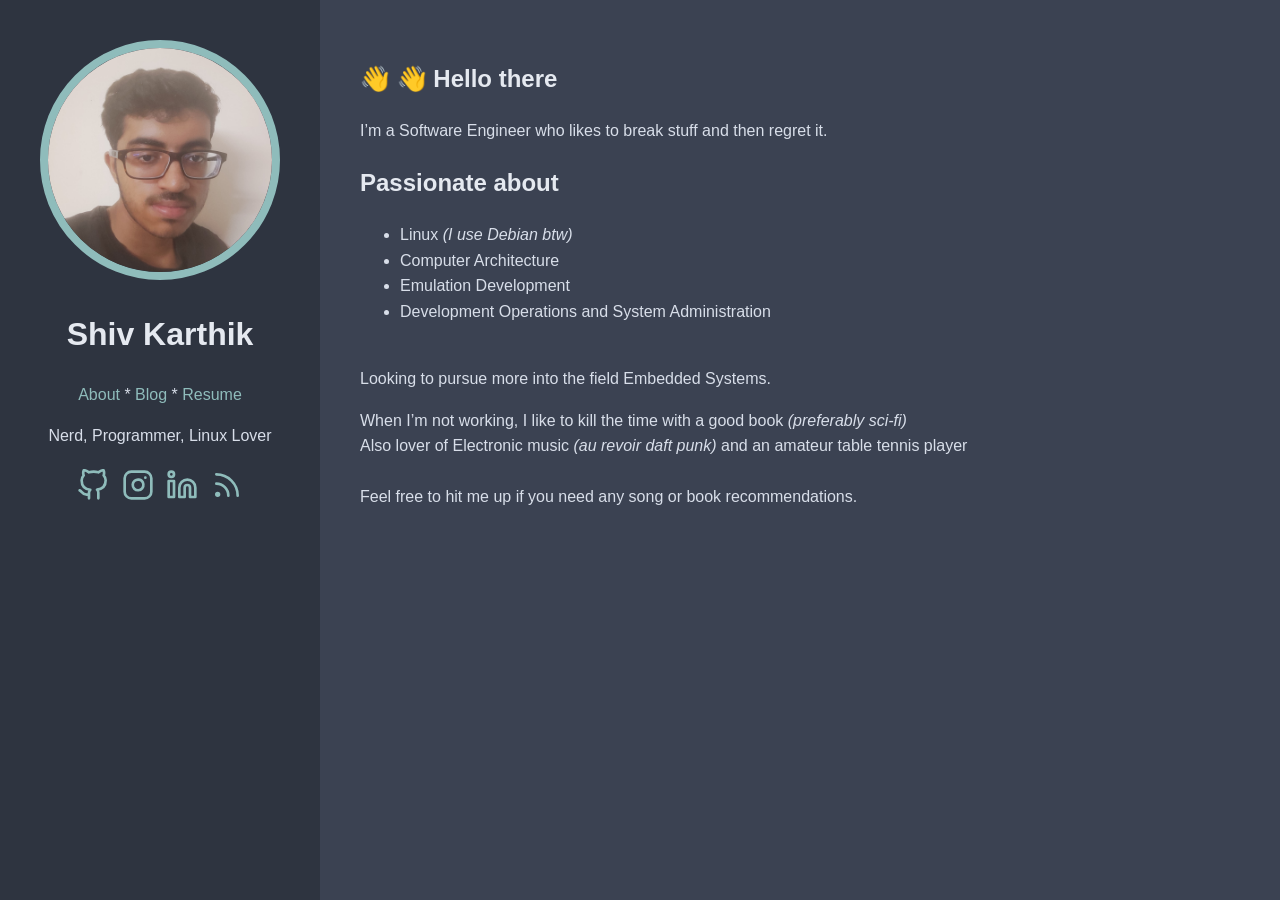
<file: about/index.html>
<!doctype html>
<html lang="en-us">
  <head>
    <title> // Shiv Karthik</title>
    <link rel="shortcut icon" href="/favicon.ico" />
    <meta charset="utf-8" />
    <meta name="generator" content="Hugo 0.128.0">
    <meta name="viewport" content="width=device-width, initial-scale=1" />
    <meta name="author" content="Shiv Karthik" />
    <meta name="description" content="" />
    <link rel="stylesheet" href="/css/main.min.4e034f9d3e9738eb0fabdf9bff790e2b3aa528281d52800f868d1ee1dc7309f6.css" />
    

    
  


    
  <meta name="twitter:card" content="summary">
  <meta name="twitter:title" content="Shiv Karthik">
  <meta name="twitter:description" content="👋 👋 Hello there I’m a Software Engineer who likes to break stuff and then regret it.
Passionate about Linux (I use Debian btw) Computer Architecture Emulation Development Development Operations and System Administration Looking to pursue more into the field Embedded Systems.
When I’m not working, I like to kill the time with a good book (preferably sci-fi) Also lover of Electronic music (au revoir daft punk) and an amateur table tennis player Feel free to hit me up if you need any song or book recommendations.">

    <meta property="og:url" content="https://shivkar2n.github.io/about/">
  <meta property="og:site_name" content="Shiv Karthik">
  <meta property="og:title" content="Shiv Karthik">
  <meta property="og:description" content="👋 👋 Hello there I’m a Software Engineer who likes to break stuff and then regret it.
Passionate about Linux (I use Debian btw) Computer Architecture Emulation Development Development Operations and System Administration Looking to pursue more into the field Embedded Systems.
When I’m not working, I like to kill the time with a good book (preferably sci-fi) Also lover of Electronic music (au revoir daft punk) and an amateur table tennis player Feel free to hit me up if you need any song or book recommendations.">
  <meta property="og:locale" content="en_us">
  <meta property="og:type" content="article">


  </head>
  <body>
    <header class="app-header">
      <a href="/"><img class="app-header-avatar" src="/avatar.jpg" alt="Shiv Karthik" /></a>
      <span class="app-header-title">Shiv Karthik</span>
      <nav class="app-header-menu">
          <a class="app-header-menu-item" href="/about/">About</a>
             * 
          
          <a class="app-header-menu-item" href="/blog/">Blog</a>
             * 
          
          <a class="app-header-menu-item" href="https://drive.google.com/file/d/1gPLbrX2KUbAK9POLPq-9D38RiglF2BcB/view?usp=drive_link">Resume</a>
      </nav>
      <p>Nerd, Programmer, Linux Lover</p>
      <div class="app-header-social">
        
          <a href="https://github.com/shivkar2n" target="_blank" rel="noreferrer noopener me">
            <svg class="icon icon-github" viewBox="0 0 24 24" fill="none" stroke="currentColor" stroke-width="2" stroke-linecap="round" stroke-linejoin="round"><title>github</title><path d="M9 19c-5 1.5-5-2.5-7-3m14 6v-3.87a3.37 3.37 0 0 0-.94-2.61c3.14-.35 6.44-1.54 6.44-7A5.44 5.44 0 0 0 20 4.77 5.07 5.07 0 0 0 19.91 1S18.73.65 16 2.48a13.38 13.38 0 0 0-7 0C6.27.65 5.09 1 5.09 1A5.07 5.07 0 0 0 5 4.77a5.44 5.44 0 0 0-1.5 3.78c0 5.42 3.3 6.61 6.44 7A3.37 3.37 0 0 0 9 18.13V22"></path></svg>
          </a>
        
          <a href="https://www.instagram.com/shi.vk07" target="_blank" rel="noreferrer noopener me">
            <svg class="icon icon-instagram" viewBox="0 0 24 24" fill="none" stroke="currentColor" stroke-width="2" stroke-linecap="round" stroke-linejoin="round"><title>instagram</title><rect x="2" y="2" width="20" height="20" rx="5" ry="5"></rect><path d="M16 11.37A4 4 0 1 1 12.63 8 4 4 0 0 1 16 11.37z"></path><line x1="17.5" y1="6.5" x2="17.51" y2="6.5"></line></svg>
          </a>
        
          <a href="https://www.linkedin.com/in/shiv-karthik-291887223" target="_blank" rel="noreferrer noopener me">
            <svg class="icon icon-linkedin" viewBox="0 0 24 24" fill="none" stroke="currentColor" stroke-width="2" stroke-linecap="round" stroke-linejoin="round"><title>linkedin</title><path d="M16 8a6 6 0 0 1 6 6v7h-4v-7a2 2 0 0 0-2-2 2 2 0 0 0-2 2v7h-4v-7a6 6 0 0 1 6-6z"></path><rect x="2" y="9" width="4" height="12"></rect><circle cx="4" cy="4" r="2"></circle></svg>
          </a>
        
          <a href="https://shivkar2n.github.io/blog/index.xml" target="_blank" rel="noreferrer noopener me">
            <svg class="icon icon-rss" viewBox="0 0 24 24" fill="none" stroke="currentColor" stroke-width="2" stroke-linecap="round" stroke-linejoin="round"><title>rss</title><path d="M4 11a9 9 0 0 1 9 9"></path><path d="M4 4a16 16 0 0 1 16 16"></path><circle cx="5" cy="19" r="1"></circle></svg>
          </a>
        
      </div>
    </header>
    <main class="app-container">
      
  <article class="post">
    <header class="post-header">
      <h1 class ="post-title"></h1>
    </header>
    <div class="post-content">
      <h1 id="wave-wave-hello-there">&#x1f44b; &#x1f44b; Hello there</h1>
<p>I&rsquo;m a Software Engineer who likes to break stuff and then regret it.</p>
<h2 id="passionate-about">Passionate about</h2>
<ul>
<li>Linux <em>(I use Debian btw)</em></li>
<li>Computer Architecture</li>
<li>Emulation Development</li>
<li>Development Operations and System Administration</li>
</ul>
<p><br>
Looking to pursue more into the field Embedded Systems.</p>
<p>When I&rsquo;m not working, I like to kill the time with a good book <em>(preferably sci-fi)</em> <br>
Also lover of Electronic music <em>(au revoir daft punk)</em> and an amateur table tennis player <br>
<br>
Feel free to hit me up if you need any song or book recommendations.</p>

    </div>
    <div class="post-footer">
      
    </div>
  </article>

    </main>
  </body>
</html>
</file>
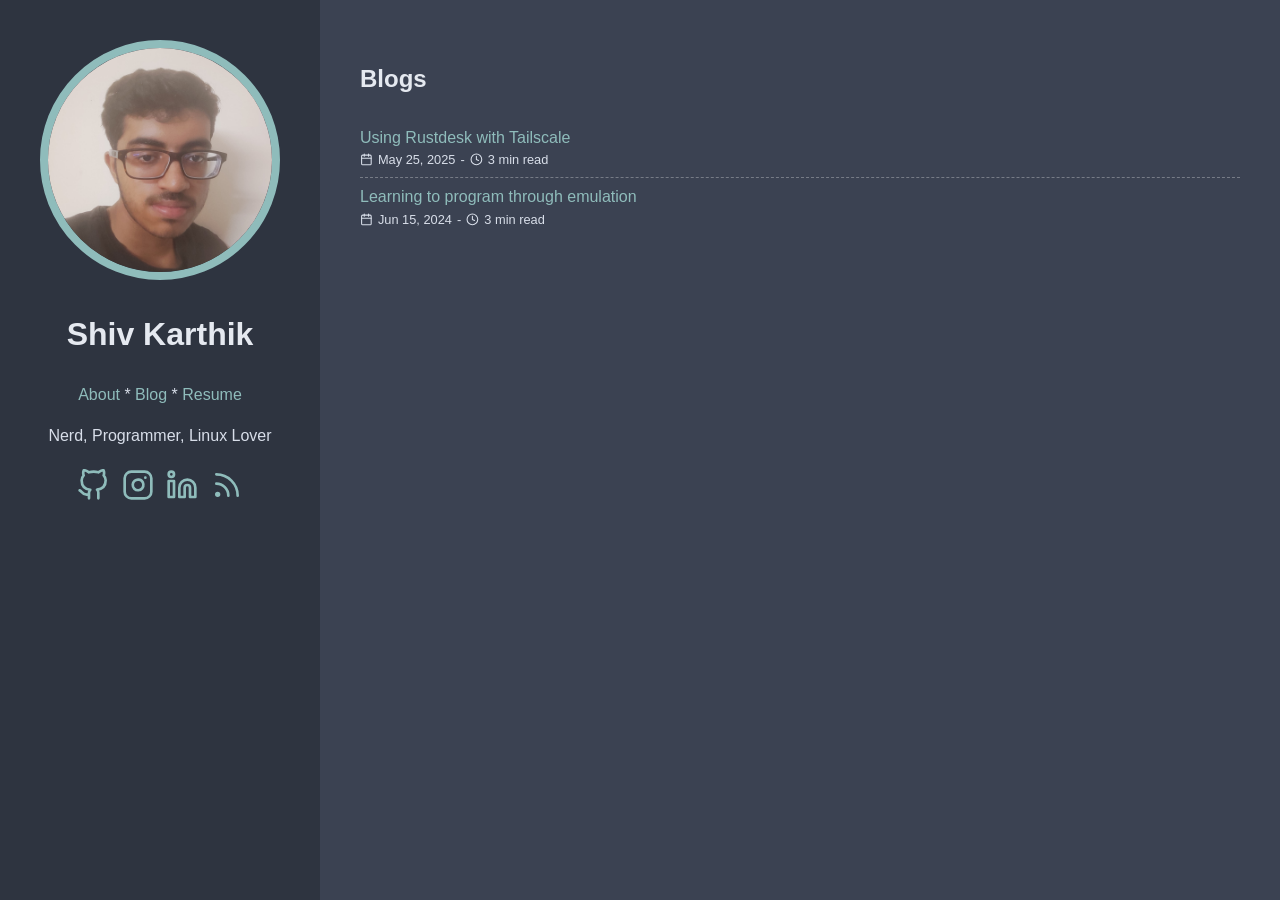
<file: blog/index.html>
<!doctype html>
<html lang="en-us">
  <head>
    <title>Blogs // Shiv Karthik</title>
    <link rel="shortcut icon" href="/favicon.ico" />
    <meta charset="utf-8" />
    <meta name="generator" content="Hugo 0.128.0">
    <meta name="viewport" content="width=device-width, initial-scale=1" />
    <meta name="author" content="Shiv Karthik" />
    <meta name="description" content="" />
    <link rel="stylesheet" href="/css/main.min.4e034f9d3e9738eb0fabdf9bff790e2b3aa528281d52800f868d1ee1dc7309f6.css" />
    <link rel="alternate" type="application/rss+xml" href="https://shivkar2n.github.io/blog/index.xml" title="Shiv Karthik">
    

    
  


    
  <meta name="twitter:card" content="summary">
  <meta name="twitter:title" content="Blogs">
  <meta name="twitter:description" content="Nerd, Programmer, Linux Lover">

    <meta property="og:url" content="https://shivkar2n.github.io/blog/">
  <meta property="og:site_name" content="Shiv Karthik">
  <meta property="og:title" content="Blogs">
  <meta property="og:description" content="Nerd, Programmer, Linux Lover">
  <meta property="og:locale" content="en_us">
  <meta property="og:type" content="website">


  </head>
  <body>
    <header class="app-header">
      <a href="/"><img class="app-header-avatar" src="/avatar.jpg" alt="Shiv Karthik" /></a>
      <span class="app-header-title">Shiv Karthik</span>
      <nav class="app-header-menu">
          <a class="app-header-menu-item" href="/about/">About</a>
             * 
          
          <a class="app-header-menu-item" href="/blog/">Blog</a>
             * 
          
          <a class="app-header-menu-item" href="https://drive.google.com/file/d/1gPLbrX2KUbAK9POLPq-9D38RiglF2BcB/view?usp=drive_link">Resume</a>
      </nav>
      <p>Nerd, Programmer, Linux Lover</p>
      <div class="app-header-social">
        
          <a href="https://github.com/shivkar2n" target="_blank" rel="noreferrer noopener me">
            <svg class="icon icon-github" viewBox="0 0 24 24" fill="none" stroke="currentColor" stroke-width="2" stroke-linecap="round" stroke-linejoin="round"><title>github</title><path d="M9 19c-5 1.5-5-2.5-7-3m14 6v-3.87a3.37 3.37 0 0 0-.94-2.61c3.14-.35 6.44-1.54 6.44-7A5.44 5.44 0 0 0 20 4.77 5.07 5.07 0 0 0 19.91 1S18.73.65 16 2.48a13.38 13.38 0 0 0-7 0C6.27.65 5.09 1 5.09 1A5.07 5.07 0 0 0 5 4.77a5.44 5.44 0 0 0-1.5 3.78c0 5.42 3.3 6.61 6.44 7A3.37 3.37 0 0 0 9 18.13V22"></path></svg>
          </a>
        
          <a href="https://www.instagram.com/shi.vk07" target="_blank" rel="noreferrer noopener me">
            <svg class="icon icon-instagram" viewBox="0 0 24 24" fill="none" stroke="currentColor" stroke-width="2" stroke-linecap="round" stroke-linejoin="round"><title>instagram</title><rect x="2" y="2" width="20" height="20" rx="5" ry="5"></rect><path d="M16 11.37A4 4 0 1 1 12.63 8 4 4 0 0 1 16 11.37z"></path><line x1="17.5" y1="6.5" x2="17.51" y2="6.5"></line></svg>
          </a>
        
          <a href="https://www.linkedin.com/in/shiv-karthik-291887223" target="_blank" rel="noreferrer noopener me">
            <svg class="icon icon-linkedin" viewBox="0 0 24 24" fill="none" stroke="currentColor" stroke-width="2" stroke-linecap="round" stroke-linejoin="round"><title>linkedin</title><path d="M16 8a6 6 0 0 1 6 6v7h-4v-7a2 2 0 0 0-2-2 2 2 0 0 0-2 2v7h-4v-7a6 6 0 0 1 6-6z"></path><rect x="2" y="9" width="4" height="12"></rect><circle cx="4" cy="4" r="2"></circle></svg>
          </a>
        
          <a href="https://shivkar2n.github.io/blog/index.xml" target="_blank" rel="noreferrer noopener me">
            <svg class="icon icon-rss" viewBox="0 0 24 24" fill="none" stroke="currentColor" stroke-width="2" stroke-linecap="round" stroke-linejoin="round"><title>rss</title><path d="M4 11a9 9 0 0 1 9 9"></path><path d="M4 4a16 16 0 0 1 16 16"></path><circle cx="5" cy="19" r="1"></circle></svg>
          </a>
        
      </div>
    </header>
    <main class="app-container">
      
  <article>
    <h1>Blogs</h1>
    
    <ul class="posts-list">
      
        <li class="posts-list-item">
          <a class="posts-list-item-title" href="/blog/2025-05-25t201346/">Using Rustdesk with Tailscale</a>
          <span class="posts-list-item-description">
            <svg class="icon icon-calendar" viewBox="0 0 24 24" fill="none" stroke="currentColor" stroke-width="2" stroke-linecap="round" stroke-linejoin="round"><title>calendar</title><rect x="3" y="4" width="18" height="18" rx="2" ry="2"></rect><line x1="16" y1="2" x2="16" y2="6"></line><line x1="8" y1="2" x2="8" y2="6"></line><line x1="3" y1="10" x2="21" y2="10"></line></svg>
            May 25, 2025
            <span class="posts-list-item-separator">-</span>
            <svg class="icon icon-clock" viewBox="0 0 24 24" fill="none" stroke="currentColor" stroke-width="2" stroke-linecap="round" stroke-linejoin="round"><title>clock</title><circle cx="12" cy="12" r="10"></circle><polyline points="12 6 12 12 16 14"></polyline></svg>
            3 min read
          </span>
        </li>
      
        <li class="posts-list-item">
          <a class="posts-list-item-title" href="/blog/2024-06-15t155235/">Learning to program through emulation</a>
          <span class="posts-list-item-description">
            <svg class="icon icon-calendar" viewBox="0 0 24 24" fill="none" stroke="currentColor" stroke-width="2" stroke-linecap="round" stroke-linejoin="round"><title>calendar</title><rect x="3" y="4" width="18" height="18" rx="2" ry="2"></rect><line x1="16" y1="2" x2="16" y2="6"></line><line x1="8" y1="2" x2="8" y2="6"></line><line x1="3" y1="10" x2="21" y2="10"></line></svg>
            Jun 15, 2024
            <span class="posts-list-item-separator">-</span>
            <svg class="icon icon-clock" viewBox="0 0 24 24" fill="none" stroke="currentColor" stroke-width="2" stroke-linecap="round" stroke-linejoin="round"><title>clock</title><circle cx="12" cy="12" r="10"></circle><polyline points="12 6 12 12 16 14"></polyline></svg>
            3 min read
          </span>
        </li>
      
    </ul>
    



  </article>

    </main>
  </body>
</html>
</file>
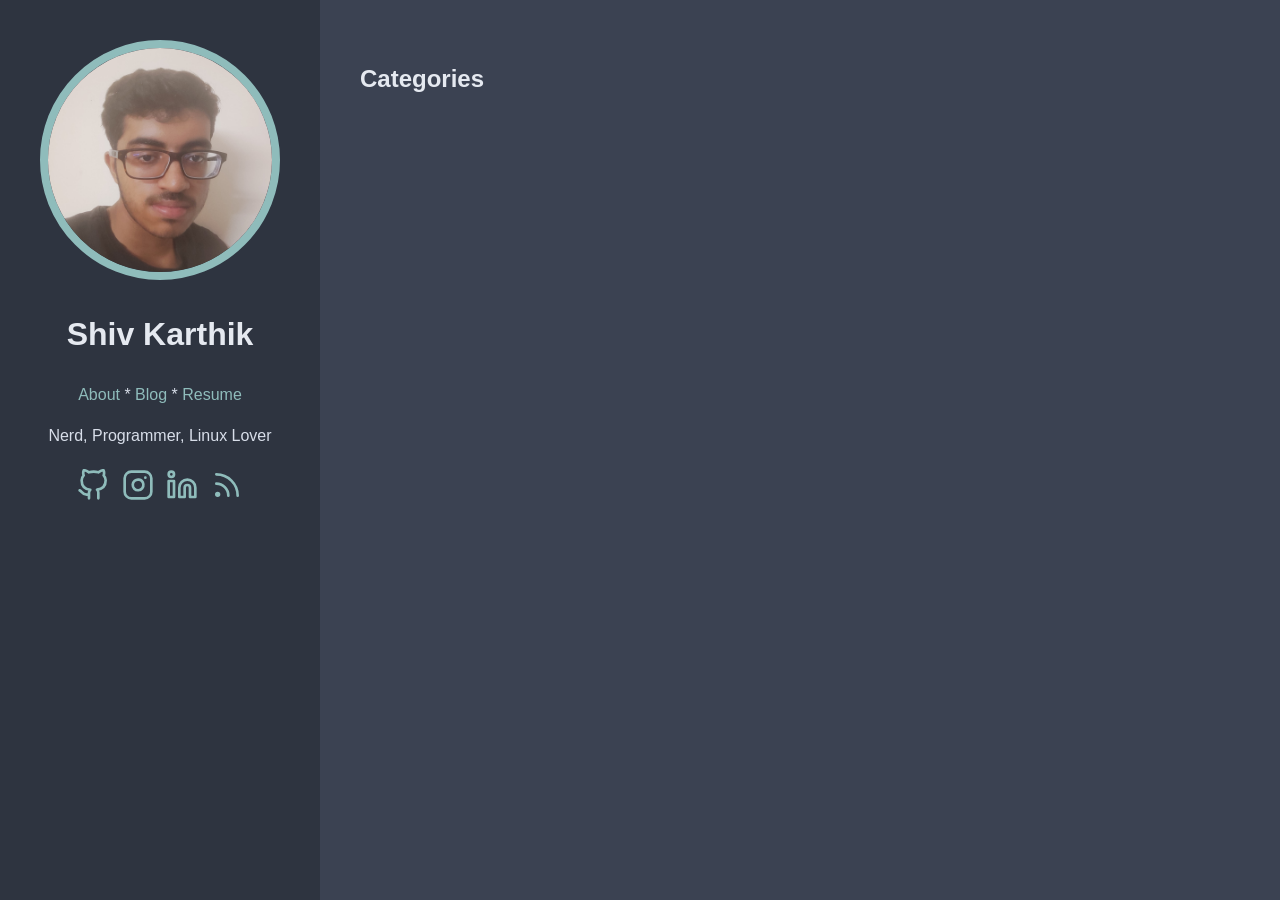
<file: categories/index.html>
<!doctype html>
<html lang="en-us">
  <head>
    <title>Categories // Shiv Karthik</title>
    <link rel="shortcut icon" href="/favicon.ico" />
    <meta charset="utf-8" />
    <meta name="generator" content="Hugo 0.128.0">
    <meta name="viewport" content="width=device-width, initial-scale=1" />
    <meta name="author" content="Shiv Karthik" />
    <meta name="description" content="" />
    <link rel="stylesheet" href="/css/main.min.4e034f9d3e9738eb0fabdf9bff790e2b3aa528281d52800f868d1ee1dc7309f6.css" />
    <link rel="alternate" type="application/rss+xml" href="https://shivkar2n.github.io/categories/index.xml" title="Shiv Karthik">
    

    
  


    
  <meta name="twitter:card" content="summary">
  <meta name="twitter:title" content="Categories">
  <meta name="twitter:description" content="Nerd, Programmer, Linux Lover">

    <meta property="og:url" content="https://shivkar2n.github.io/categories/">
  <meta property="og:site_name" content="Shiv Karthik">
  <meta property="og:title" content="Categories">
  <meta property="og:description" content="Nerd, Programmer, Linux Lover">
  <meta property="og:locale" content="en_us">
  <meta property="og:type" content="website">


  </head>
  <body>
    <header class="app-header">
      <a href="/"><img class="app-header-avatar" src="/avatar.jpg" alt="Shiv Karthik" /></a>
      <span class="app-header-title">Shiv Karthik</span>
      <nav class="app-header-menu">
          <a class="app-header-menu-item" href="/about/">About</a>
             * 
          
          <a class="app-header-menu-item" href="/blog/">Blog</a>
             * 
          
          <a class="app-header-menu-item" href="https://drive.google.com/file/d/1gPLbrX2KUbAK9POLPq-9D38RiglF2BcB/view?usp=drive_link">Resume</a>
      </nav>
      <p>Nerd, Programmer, Linux Lover</p>
      <div class="app-header-social">
        
          <a href="https://github.com/shivkar2n" target="_blank" rel="noreferrer noopener me">
            <svg class="icon icon-github" viewBox="0 0 24 24" fill="none" stroke="currentColor" stroke-width="2" stroke-linecap="round" stroke-linejoin="round"><title>github</title><path d="M9 19c-5 1.5-5-2.5-7-3m14 6v-3.87a3.37 3.37 0 0 0-.94-2.61c3.14-.35 6.44-1.54 6.44-7A5.44 5.44 0 0 0 20 4.77 5.07 5.07 0 0 0 19.91 1S18.73.65 16 2.48a13.38 13.38 0 0 0-7 0C6.27.65 5.09 1 5.09 1A5.07 5.07 0 0 0 5 4.77a5.44 5.44 0 0 0-1.5 3.78c0 5.42 3.3 6.61 6.44 7A3.37 3.37 0 0 0 9 18.13V22"></path></svg>
          </a>
        
          <a href="https://www.instagram.com/shi.vk07" target="_blank" rel="noreferrer noopener me">
            <svg class="icon icon-instagram" viewBox="0 0 24 24" fill="none" stroke="currentColor" stroke-width="2" stroke-linecap="round" stroke-linejoin="round"><title>instagram</title><rect x="2" y="2" width="20" height="20" rx="5" ry="5"></rect><path d="M16 11.37A4 4 0 1 1 12.63 8 4 4 0 0 1 16 11.37z"></path><line x1="17.5" y1="6.5" x2="17.51" y2="6.5"></line></svg>
          </a>
        
          <a href="https://www.linkedin.com/in/shiv-karthik-291887223" target="_blank" rel="noreferrer noopener me">
            <svg class="icon icon-linkedin" viewBox="0 0 24 24" fill="none" stroke="currentColor" stroke-width="2" stroke-linecap="round" stroke-linejoin="round"><title>linkedin</title><path d="M16 8a6 6 0 0 1 6 6v7h-4v-7a2 2 0 0 0-2-2 2 2 0 0 0-2 2v7h-4v-7a6 6 0 0 1 6-6z"></path><rect x="2" y="9" width="4" height="12"></rect><circle cx="4" cy="4" r="2"></circle></svg>
          </a>
        
          <a href="https://shivkar2n.github.io/blog/index.xml" target="_blank" rel="noreferrer noopener me">
            <svg class="icon icon-rss" viewBox="0 0 24 24" fill="none" stroke="currentColor" stroke-width="2" stroke-linecap="round" stroke-linejoin="round"><title>rss</title><path d="M4 11a9 9 0 0 1 9 9"></path><path d="M4 4a16 16 0 0 1 16 16"></path><circle cx="5" cy="19" r="1"></circle></svg>
          </a>
        
      </div>
    </header>
    <main class="app-container">
      
  <article>
    <h1>Categories</h1>
    <ul class="tags-list">
      
    </ul>
  </article>

    </main>
  </body>
</html>
</file>
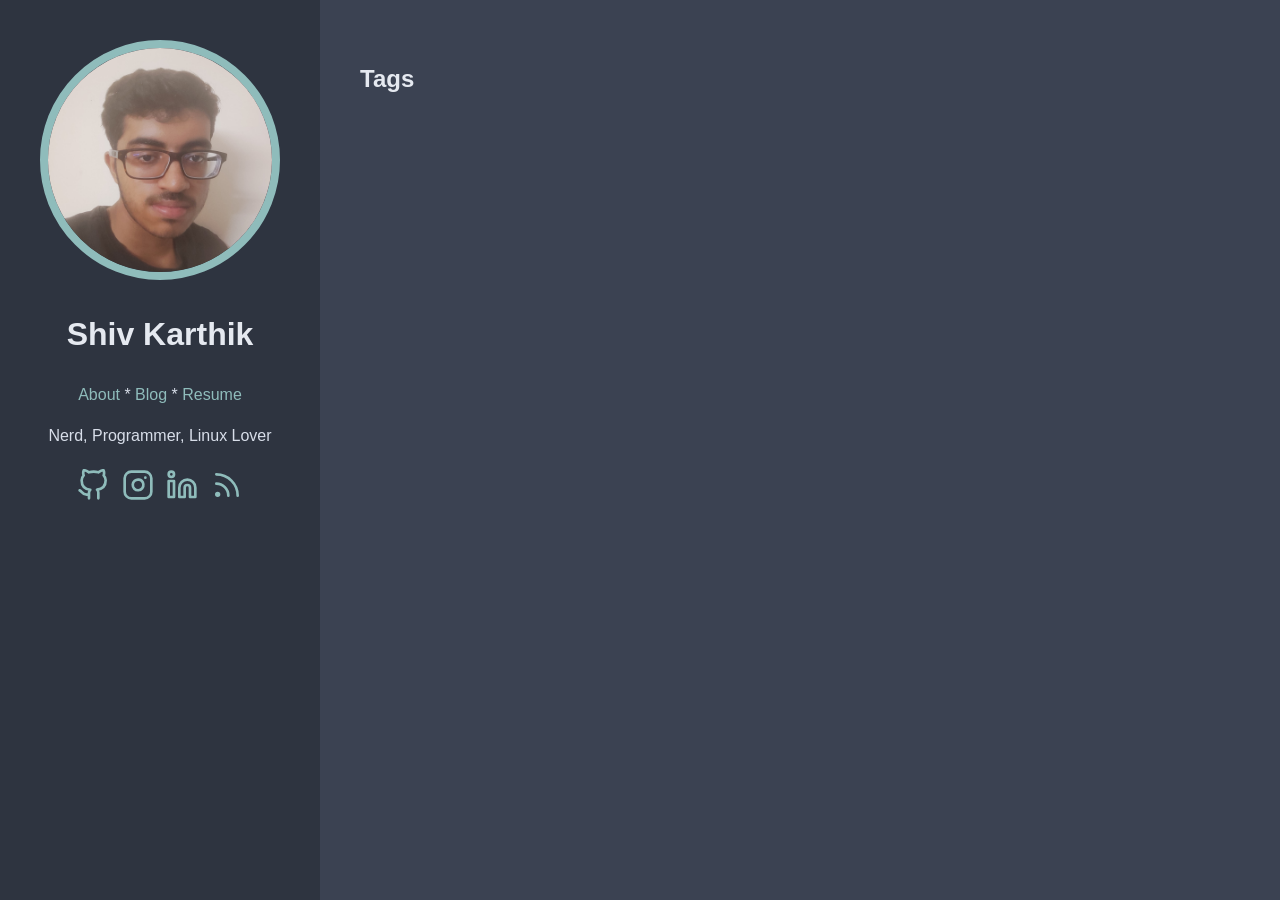
<file: tags/index.html>
<!doctype html>
<html lang="en-us">
  <head>
    <title>Tags // Shiv Karthik</title>
    <link rel="shortcut icon" href="/favicon.ico" />
    <meta charset="utf-8" />
    <meta name="generator" content="Hugo 0.128.0">
    <meta name="viewport" content="width=device-width, initial-scale=1" />
    <meta name="author" content="Shiv Karthik" />
    <meta name="description" content="" />
    <link rel="stylesheet" href="/css/main.min.4e034f9d3e9738eb0fabdf9bff790e2b3aa528281d52800f868d1ee1dc7309f6.css" />
    <link rel="alternate" type="application/rss+xml" href="https://shivkar2n.github.io/tags/index.xml" title="Shiv Karthik">
    

    
  


    
  <meta name="twitter:card" content="summary">
  <meta name="twitter:title" content="Tags">
  <meta name="twitter:description" content="Nerd, Programmer, Linux Lover">

    <meta property="og:url" content="https://shivkar2n.github.io/tags/">
  <meta property="og:site_name" content="Shiv Karthik">
  <meta property="og:title" content="Tags">
  <meta property="og:description" content="Nerd, Programmer, Linux Lover">
  <meta property="og:locale" content="en_us">
  <meta property="og:type" content="website">


  </head>
  <body>
    <header class="app-header">
      <a href="/"><img class="app-header-avatar" src="/avatar.jpg" alt="Shiv Karthik" /></a>
      <span class="app-header-title">Shiv Karthik</span>
      <nav class="app-header-menu">
          <a class="app-header-menu-item" href="/about/">About</a>
             * 
          
          <a class="app-header-menu-item" href="/blog/">Blog</a>
             * 
          
          <a class="app-header-menu-item" href="https://drive.google.com/file/d/1gPLbrX2KUbAK9POLPq-9D38RiglF2BcB/view?usp=drive_link">Resume</a>
      </nav>
      <p>Nerd, Programmer, Linux Lover</p>
      <div class="app-header-social">
        
          <a href="https://github.com/shivkar2n" target="_blank" rel="noreferrer noopener me">
            <svg class="icon icon-github" viewBox="0 0 24 24" fill="none" stroke="currentColor" stroke-width="2" stroke-linecap="round" stroke-linejoin="round"><title>github</title><path d="M9 19c-5 1.5-5-2.5-7-3m14 6v-3.87a3.37 3.37 0 0 0-.94-2.61c3.14-.35 6.44-1.54 6.44-7A5.44 5.44 0 0 0 20 4.77 5.07 5.07 0 0 0 19.91 1S18.73.65 16 2.48a13.38 13.38 0 0 0-7 0C6.27.65 5.09 1 5.09 1A5.07 5.07 0 0 0 5 4.77a5.44 5.44 0 0 0-1.5 3.78c0 5.42 3.3 6.61 6.44 7A3.37 3.37 0 0 0 9 18.13V22"></path></svg>
          </a>
        
          <a href="https://www.instagram.com/shi.vk07" target="_blank" rel="noreferrer noopener me">
            <svg class="icon icon-instagram" viewBox="0 0 24 24" fill="none" stroke="currentColor" stroke-width="2" stroke-linecap="round" stroke-linejoin="round"><title>instagram</title><rect x="2" y="2" width="20" height="20" rx="5" ry="5"></rect><path d="M16 11.37A4 4 0 1 1 12.63 8 4 4 0 0 1 16 11.37z"></path><line x1="17.5" y1="6.5" x2="17.51" y2="6.5"></line></svg>
          </a>
        
          <a href="https://www.linkedin.com/in/shiv-karthik-291887223" target="_blank" rel="noreferrer noopener me">
            <svg class="icon icon-linkedin" viewBox="0 0 24 24" fill="none" stroke="currentColor" stroke-width="2" stroke-linecap="round" stroke-linejoin="round"><title>linkedin</title><path d="M16 8a6 6 0 0 1 6 6v7h-4v-7a2 2 0 0 0-2-2 2 2 0 0 0-2 2v7h-4v-7a6 6 0 0 1 6-6z"></path><rect x="2" y="9" width="4" height="12"></rect><circle cx="4" cy="4" r="2"></circle></svg>
          </a>
        
          <a href="https://shivkar2n.github.io/blog/index.xml" target="_blank" rel="noreferrer noopener me">
            <svg class="icon icon-rss" viewBox="0 0 24 24" fill="none" stroke="currentColor" stroke-width="2" stroke-linecap="round" stroke-linejoin="round"><title>rss</title><path d="M4 11a9 9 0 0 1 9 9"></path><path d="M4 4a16 16 0 0 1 16 16"></path><circle cx="5" cy="19" r="1"></circle></svg>
          </a>
        
      </div>
    </header>
    <main class="app-container">
      
  <article>
    <h1>Tags</h1>
    <ul class="tags-list">
      
    </ul>
  </article>

    </main>
  </body>
</html>
</file>
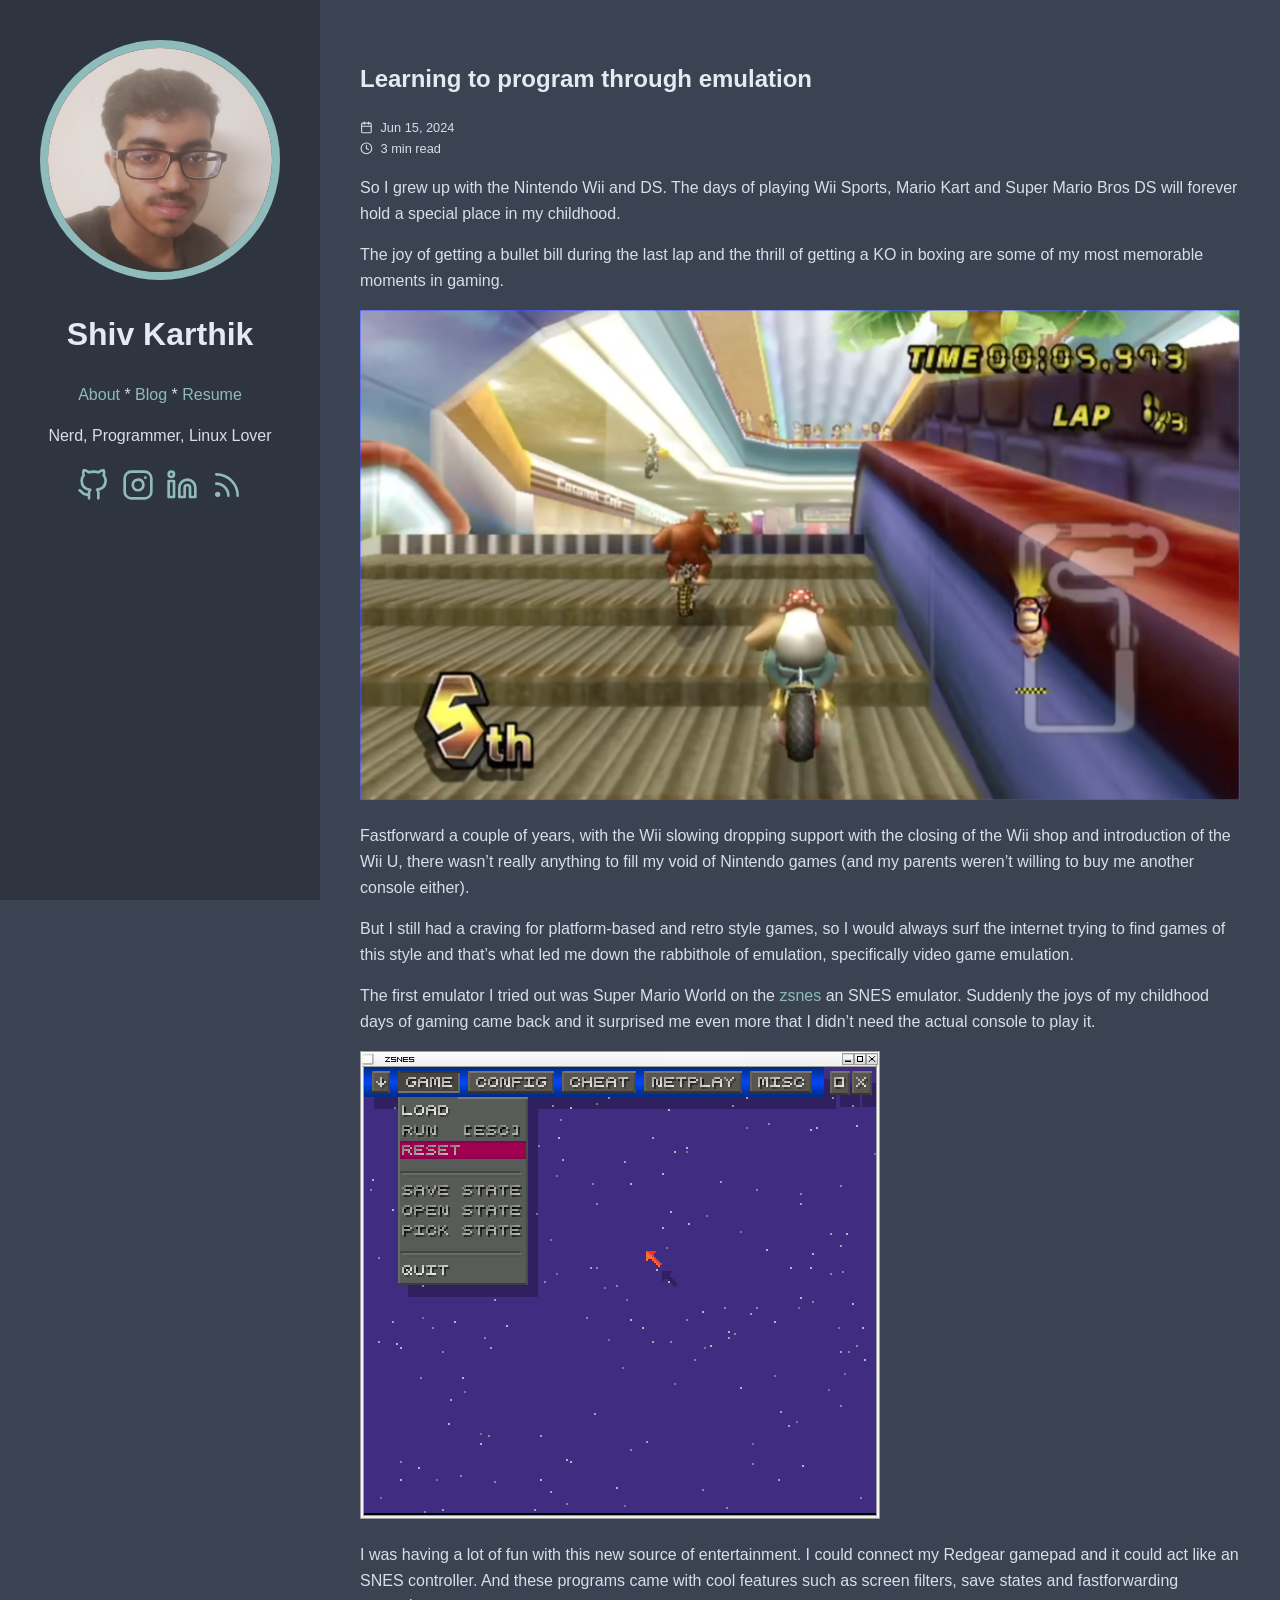
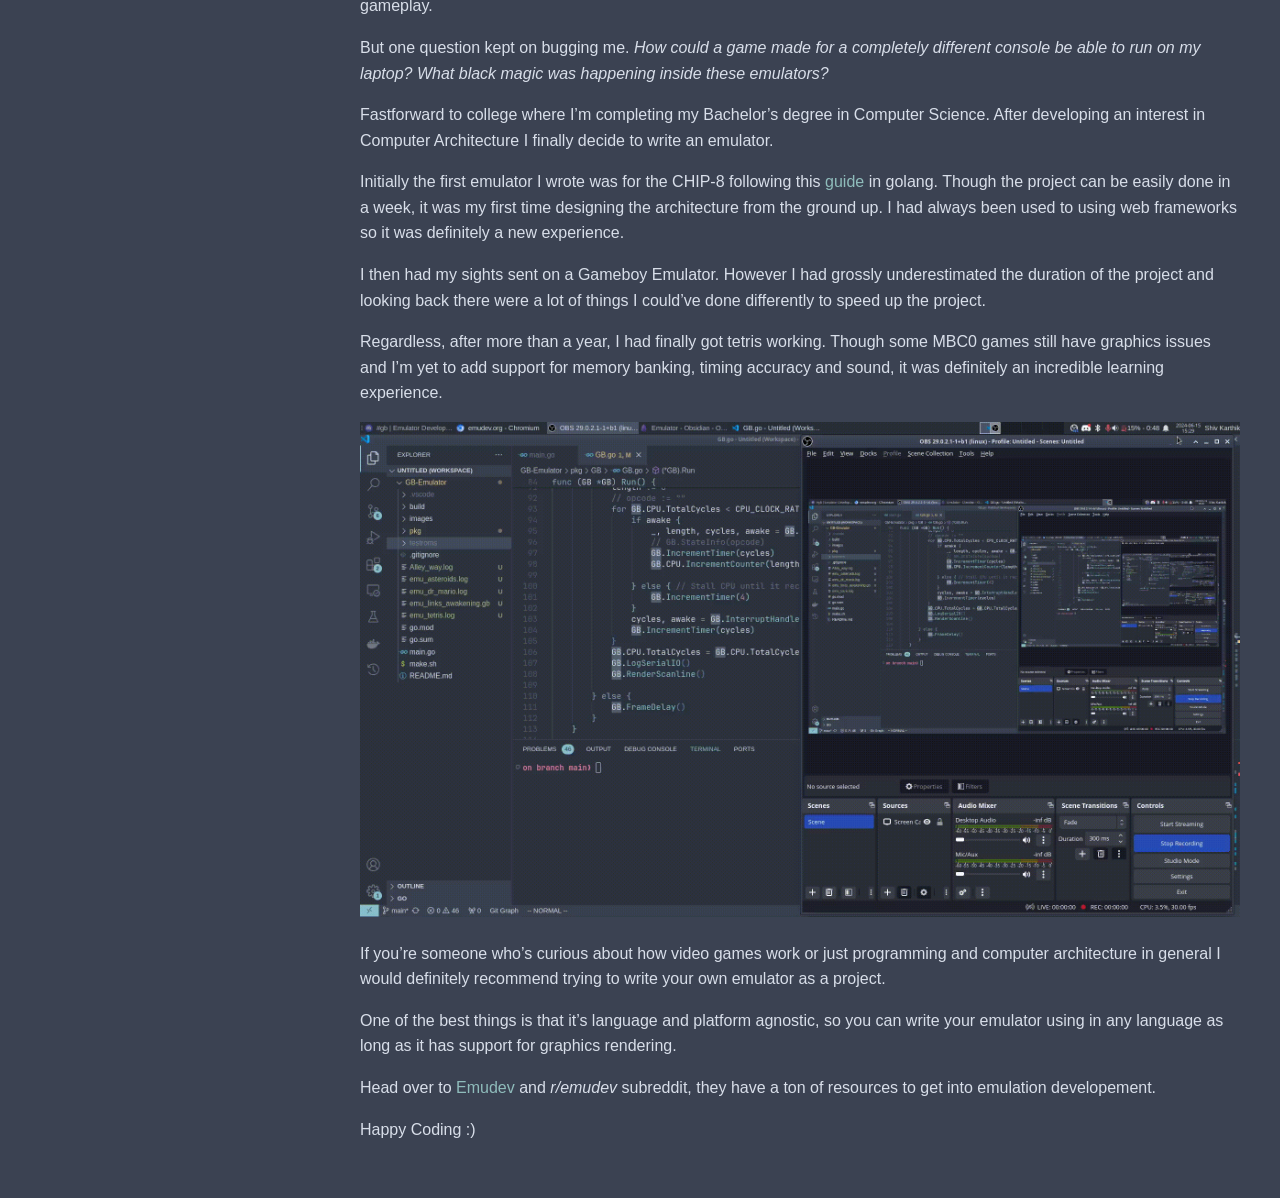
<file: blog/2024-06-15t155235/index.html>
<!doctype html>
<html lang="en-us">
  <head>
    <title>Learning to program through emulation // Shiv Karthik</title>
    <link rel="shortcut icon" href="/favicon.ico" />
    <meta charset="utf-8" />
    <meta name="generator" content="Hugo 0.128.0">
    <meta name="viewport" content="width=device-width, initial-scale=1" />
    <meta name="author" content="Shiv Karthik" />
    <meta name="description" content="" />
    <link rel="stylesheet" href="/css/main.min.4e034f9d3e9738eb0fabdf9bff790e2b3aa528281d52800f868d1ee1dc7309f6.css" />
    

    
  


    
  <meta name="twitter:card" content="summary">
  <meta name="twitter:title" content="Learning to program through emulation">
  <meta name="twitter:description" content="So I grew up with the Nintendo Wii and DS. The days of playing Wii Sports, Mario Kart and Super Mario Bros DS will forever hold a special place in my childhood.
The joy of getting a bullet bill during the last lap and the thrill of getting a KO in boxing are some of my most memorable moments in gaming.
Fastforward a couple of years, with the Wii slowing dropping support with the closing of the Wii shop and introduction of the Wii U, there wasn’t really anything to fill my void of Nintendo games (and my parents weren’t willing to buy me another console either).">

    <meta property="og:url" content="https://shivkar2n.github.io/blog/2024-06-15t155235/">
  <meta property="og:site_name" content="Shiv Karthik">
  <meta property="og:title" content="Learning to program through emulation">
  <meta property="og:description" content="So I grew up with the Nintendo Wii and DS. The days of playing Wii Sports, Mario Kart and Super Mario Bros DS will forever hold a special place in my childhood.
The joy of getting a bullet bill during the last lap and the thrill of getting a KO in boxing are some of my most memorable moments in gaming.
Fastforward a couple of years, with the Wii slowing dropping support with the closing of the Wii shop and introduction of the Wii U, there wasn’t really anything to fill my void of Nintendo games (and my parents weren’t willing to buy me another console either).">
  <meta property="og:locale" content="en_us">
  <meta property="og:type" content="article">
    <meta property="article:section" content="blog">
    <meta property="article:published_time" content="2024-06-15T15:52:35+05:30">
    <meta property="article:modified_time" content="2024-06-15T15:52:35+05:30">


  </head>
  <body>
    <header class="app-header">
      <a href="/"><img class="app-header-avatar" src="/avatar.jpg" alt="Shiv Karthik" /></a>
      <span class="app-header-title">Shiv Karthik</span>
      <nav class="app-header-menu">
          <a class="app-header-menu-item" href="/about/">About</a>
             * 
          
          <a class="app-header-menu-item" href="/blog/">Blog</a>
             * 
          
          <a class="app-header-menu-item" href="https://drive.google.com/file/d/1gPLbrX2KUbAK9POLPq-9D38RiglF2BcB/view?usp=drive_link">Resume</a>
      </nav>
      <p>Nerd, Programmer, Linux Lover</p>
      <div class="app-header-social">
        
          <a href="https://github.com/shivkar2n" target="_blank" rel="noreferrer noopener me">
            <svg class="icon icon-github" viewBox="0 0 24 24" fill="none" stroke="currentColor" stroke-width="2" stroke-linecap="round" stroke-linejoin="round"><title>github</title><path d="M9 19c-5 1.5-5-2.5-7-3m14 6v-3.87a3.37 3.37 0 0 0-.94-2.61c3.14-.35 6.44-1.54 6.44-7A5.44 5.44 0 0 0 20 4.77 5.07 5.07 0 0 0 19.91 1S18.73.65 16 2.48a13.38 13.38 0 0 0-7 0C6.27.65 5.09 1 5.09 1A5.07 5.07 0 0 0 5 4.77a5.44 5.44 0 0 0-1.5 3.78c0 5.42 3.3 6.61 6.44 7A3.37 3.37 0 0 0 9 18.13V22"></path></svg>
          </a>
        
          <a href="https://www.instagram.com/shi.vk07" target="_blank" rel="noreferrer noopener me">
            <svg class="icon icon-instagram" viewBox="0 0 24 24" fill="none" stroke="currentColor" stroke-width="2" stroke-linecap="round" stroke-linejoin="round"><title>instagram</title><rect x="2" y="2" width="20" height="20" rx="5" ry="5"></rect><path d="M16 11.37A4 4 0 1 1 12.63 8 4 4 0 0 1 16 11.37z"></path><line x1="17.5" y1="6.5" x2="17.51" y2="6.5"></line></svg>
          </a>
        
          <a href="https://www.linkedin.com/in/shiv-karthik-291887223" target="_blank" rel="noreferrer noopener me">
            <svg class="icon icon-linkedin" viewBox="0 0 24 24" fill="none" stroke="currentColor" stroke-width="2" stroke-linecap="round" stroke-linejoin="round"><title>linkedin</title><path d="M16 8a6 6 0 0 1 6 6v7h-4v-7a2 2 0 0 0-2-2 2 2 0 0 0-2 2v7h-4v-7a6 6 0 0 1 6-6z"></path><rect x="2" y="9" width="4" height="12"></rect><circle cx="4" cy="4" r="2"></circle></svg>
          </a>
        
          <a href="https://shivkar2n.github.io/blog/index.xml" target="_blank" rel="noreferrer noopener me">
            <svg class="icon icon-rss" viewBox="0 0 24 24" fill="none" stroke="currentColor" stroke-width="2" stroke-linecap="round" stroke-linejoin="round"><title>rss</title><path d="M4 11a9 9 0 0 1 9 9"></path><path d="M4 4a16 16 0 0 1 16 16"></path><circle cx="5" cy="19" r="1"></circle></svg>
          </a>
        
      </div>
    </header>
    <main class="app-container">
      
  <article class="post">
    <header class="post-header">
      <h1 class ="post-title">Learning to program through emulation</h1>
      <div class="post-meta">
        <div>
          <svg class="icon icon-calendar" viewBox="0 0 24 24" fill="none" stroke="currentColor" stroke-width="2" stroke-linecap="round" stroke-linejoin="round"><title>calendar</title><rect x="3" y="4" width="18" height="18" rx="2" ry="2"></rect><line x1="16" y1="2" x2="16" y2="6"></line><line x1="8" y1="2" x2="8" y2="6"></line><line x1="3" y1="10" x2="21" y2="10"></line></svg>
          Jun 15, 2024
        </div>
        <div>
          <svg class="icon icon-clock" viewBox="0 0 24 24" fill="none" stroke="currentColor" stroke-width="2" stroke-linecap="round" stroke-linejoin="round"><title>clock</title><circle cx="12" cy="12" r="10"></circle><polyline points="12 6 12 12 16 14"></polyline></svg>
          3 min read
        </div>
      </div>
    </header>
    <div class="post-content">
      <p>So I grew up with the Nintendo Wii and DS. The days of playing Wii Sports, Mario Kart and Super Mario Bros DS will forever hold a special place in my childhood.</p>
<p>The joy of getting a bullet bill during the last lap and the thrill of getting a KO in boxing are some of my most memorable moments in gaming.</p>
<p><img src="/mariokart.png" alt="Mario Kart"></p>
<p>Fastforward a couple of years, with the Wii slowing dropping support with the closing of the Wii shop and introduction of the Wii U, there wasn&rsquo;t really anything to fill my void of Nintendo games (and my parents weren&rsquo;t willing to buy me another console either).</p>
<p>But I still had a craving for platform-based and retro style games, so I would always surf the internet trying to find games of this style and that&rsquo;s what led me down the rabbithole of emulation, specifically video game emulation.</p>
<p>The first emulator I tried out was Super Mario World on the <a href="https://www.zsnes.com/">zsnes</a> an SNES emulator. Suddenly the joys of my childhood days of gaming came back and it surprised me even more that I didn&rsquo;t need the actual console to play it.</p>
<p><img src="/zsnes.png" alt="zsnes emulator"></p>
<p>I was having a lot of fun with this new source of entertainment. I could connect my Redgear gamepad and it could act like an SNES controller. And these programs came with cool features such as screen filters, save states and fastforwarding gameplay.</p>
<p>But one question kept on bugging me. <em>How could a game made for a completely different console be able to run on my laptop? What black magic was happening inside these emulators?</em></p>
<p>Fastforward to college where I&rsquo;m completing my Bachelor&rsquo;s degree in Computer Science. After developing an interest in Computer Architecture I finally decide to write an emulator.</p>
<p>Initially the first emulator I wrote was for the CHIP-8 following this <a href="https://tobiasvl.github.io/blog/write-a-chip-8-emulator/">guide</a> in golang. Though the project can be easily done in a week, it was my first time designing the architecture from the ground up. I had always been used to using web frameworks so it was definitely a new experience.</p>
<p>I then had my sights sent on a Gameboy Emulator. However I had grossly underestimated the duration of the project and looking back there were a lot of things I could&rsquo;ve done differently to speed up the project.</p>
<p>Regardless, after more than a year, I had finally got tetris working. Though some MBC0 games still have graphics issues and I&rsquo;m yet to add support for memory banking, timing accuracy and sound, it was definitely an incredible learning experience.</p>
<p><img src="/tetris.gif" alt="Tetris gameplay"></p>
<p>If you&rsquo;re someone who&rsquo;s curious about how video games work or just programming and computer architecture in general I would definitely recommend trying to write your own emulator as a project.</p>
<p>One of the best things is that it&rsquo;s language and platform agnostic, so you can write your emulator using in any language as long as it has support for graphics rendering.</p>
<p>Head over to <a href="https://emudev.org/getting_started">Emudev</a> and <em>r/emudev</em> subreddit, they have a ton of resources to get into emulation developement.</p>
<p>Happy Coding :)</p>

    </div>
    <div class="post-footer">
      
    </div>
  </article>

    </main>
  </body>
</html>
</file>
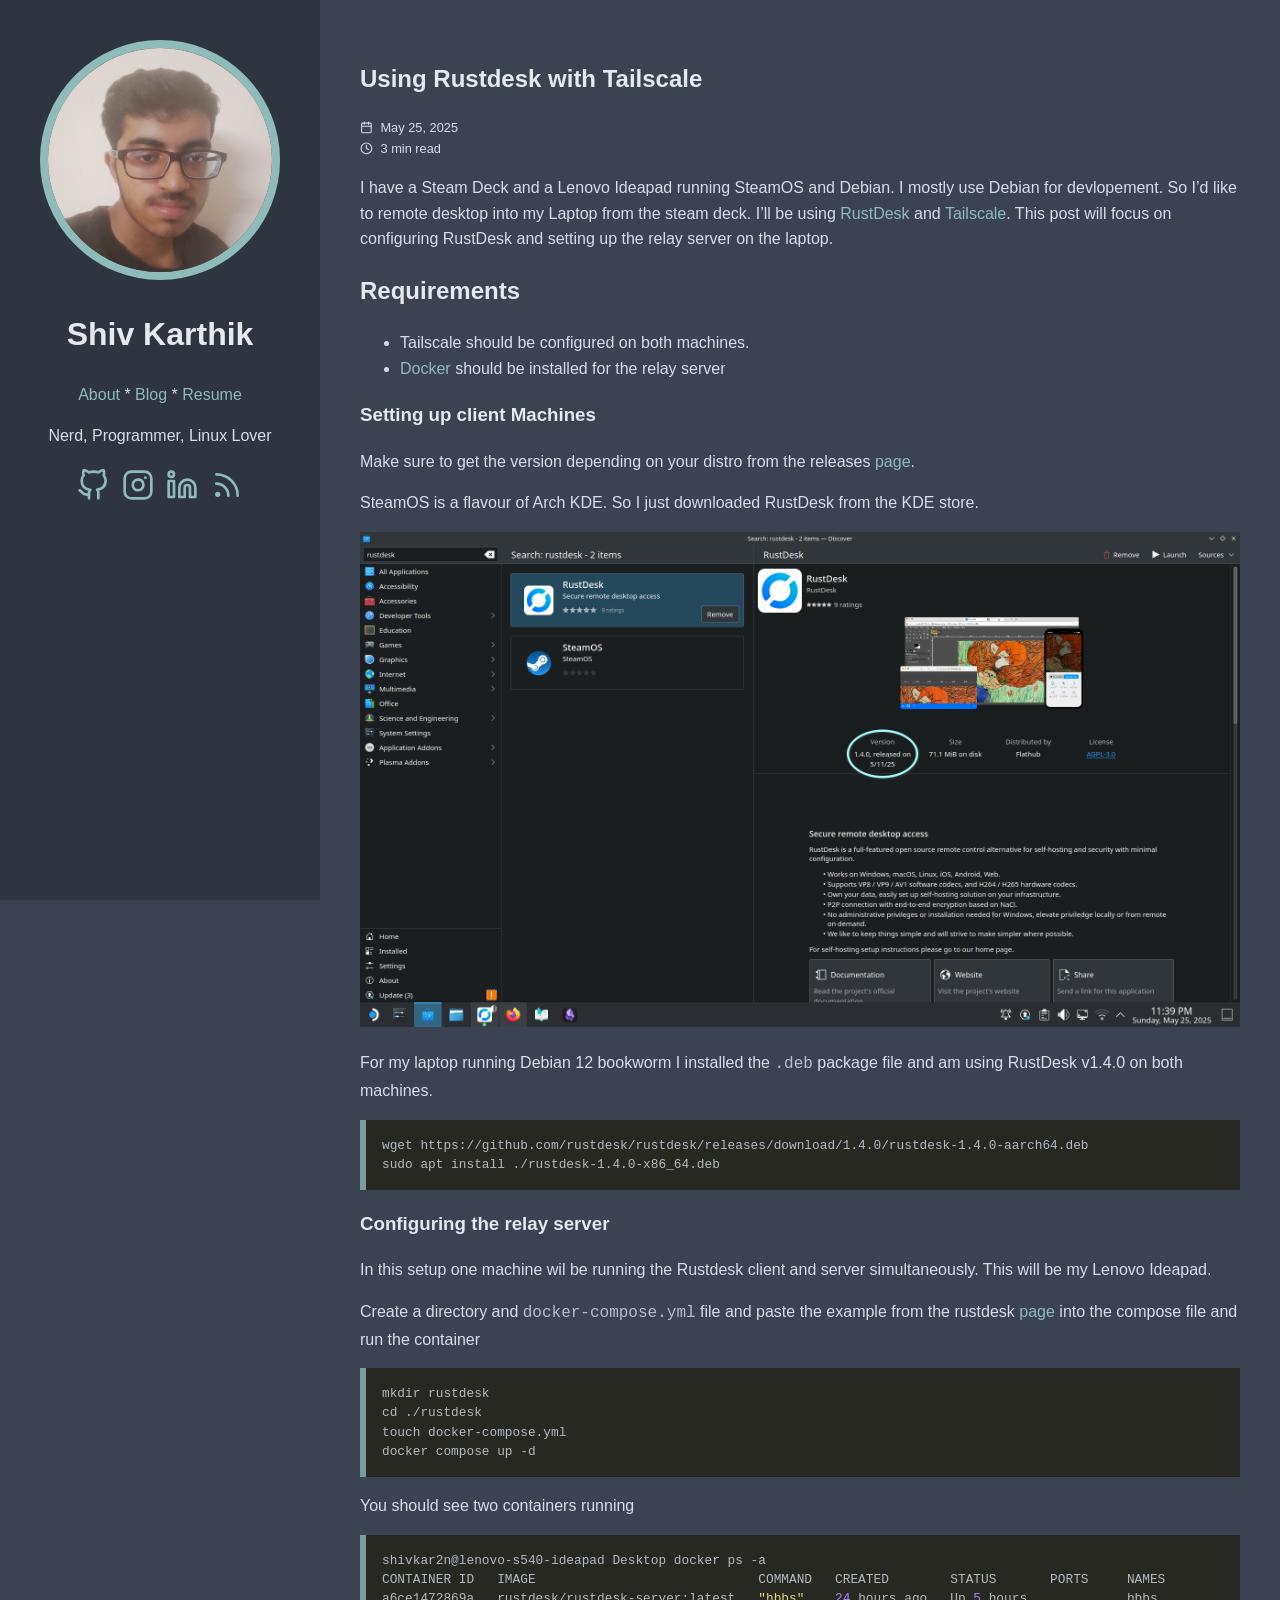
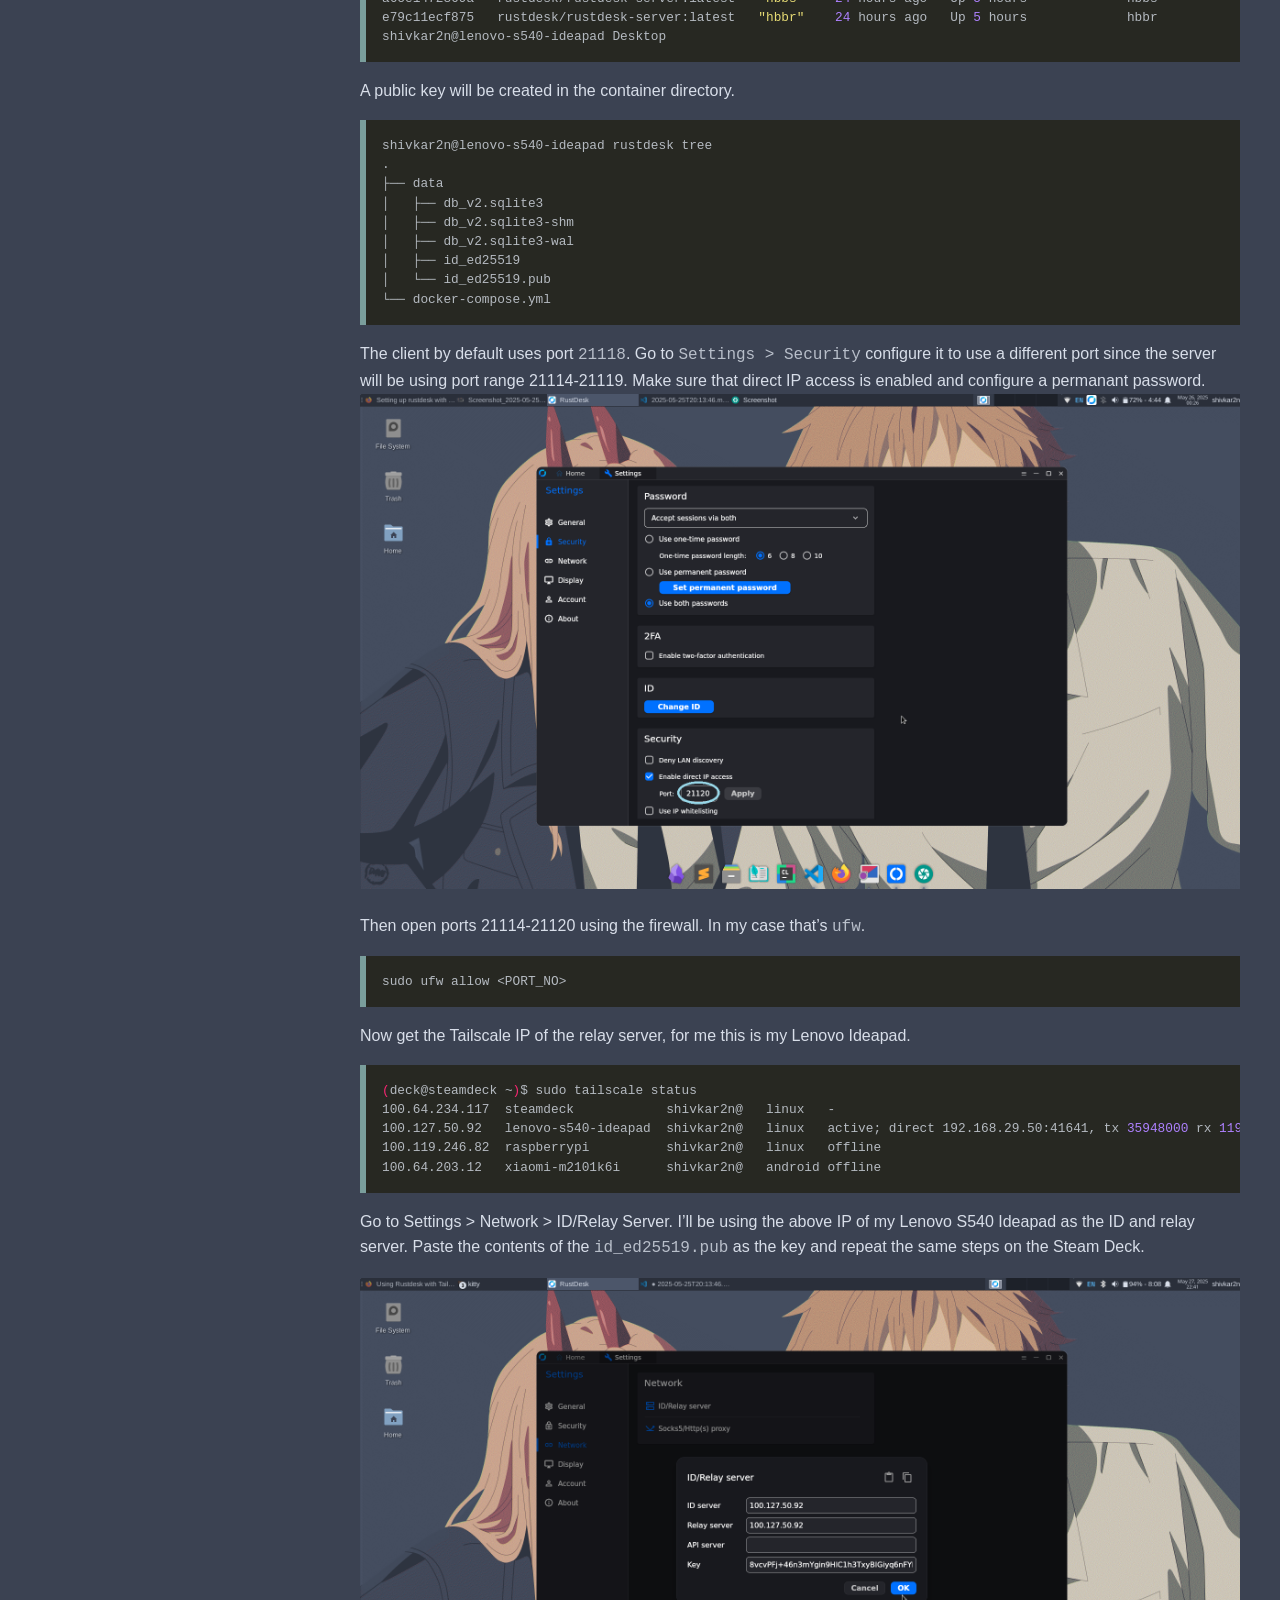
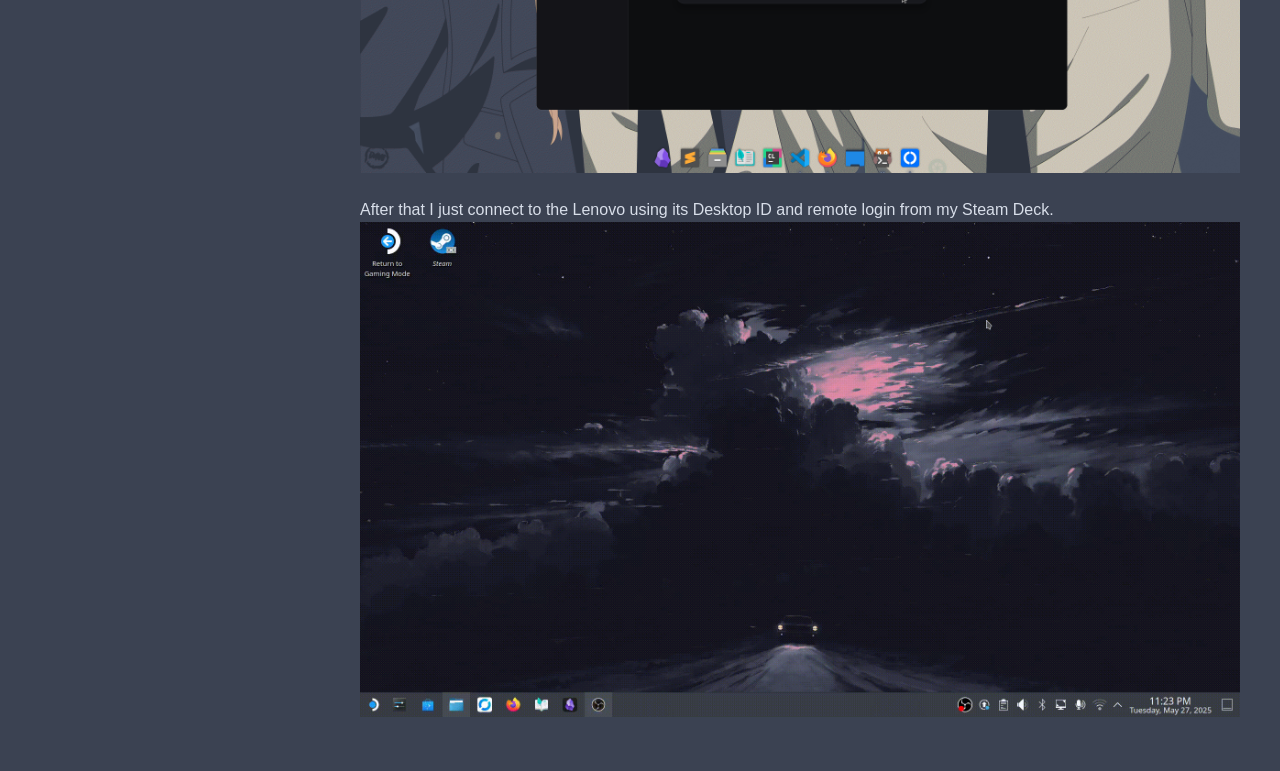
<file: blog/2025-05-25t201346/index.html>
<!doctype html>
<html lang="en-us">
  <head>
    <title>Using Rustdesk with Tailscale // Shiv Karthik</title>
    <link rel="shortcut icon" href="/favicon.ico" />
    <meta charset="utf-8" />
    <meta name="generator" content="Hugo 0.128.0">
    <meta name="viewport" content="width=device-width, initial-scale=1" />
    <meta name="author" content="Shiv Karthik" />
    <meta name="description" content="" />
    <link rel="stylesheet" href="/css/main.min.4e034f9d3e9738eb0fabdf9bff790e2b3aa528281d52800f868d1ee1dc7309f6.css" />
    

    
  


    
  <meta name="twitter:card" content="summary">
  <meta name="twitter:title" content="Using Rustdesk with Tailscale">
  <meta name="twitter:description" content="I have a Steam Deck and a Lenovo Ideapad running SteamOS and Debian. I mostly use Debian for devlopement. So I’d like to remote desktop into my Laptop from the steam deck. I’ll be using RustDesk and Tailscale. This post will focus on configuring RustDesk and setting up the relay server on the laptop.
Requirements Tailscale should be configured on both machines. Docker should be installed for the relay server Setting up client Machines Make sure to get the version depending on your distro from the releases page.">

    <meta property="og:url" content="https://shivkar2n.github.io/blog/2025-05-25t201346/">
  <meta property="og:site_name" content="Shiv Karthik">
  <meta property="og:title" content="Using Rustdesk with Tailscale">
  <meta property="og:description" content="I have a Steam Deck and a Lenovo Ideapad running SteamOS and Debian. I mostly use Debian for devlopement. So I’d like to remote desktop into my Laptop from the steam deck. I’ll be using RustDesk and Tailscale. This post will focus on configuring RustDesk and setting up the relay server on the laptop.
Requirements Tailscale should be configured on both machines. Docker should be installed for the relay server Setting up client Machines Make sure to get the version depending on your distro from the releases page.">
  <meta property="og:locale" content="en_us">
  <meta property="og:type" content="article">
    <meta property="article:section" content="blog">
    <meta property="article:published_time" content="2025-05-25T20:13:46+05:30">
    <meta property="article:modified_time" content="2025-05-25T20:13:46+05:30">


  </head>
  <body>
    <header class="app-header">
      <a href="/"><img class="app-header-avatar" src="/avatar.jpg" alt="Shiv Karthik" /></a>
      <span class="app-header-title">Shiv Karthik</span>
      <nav class="app-header-menu">
          <a class="app-header-menu-item" href="/about/">About</a>
             * 
          
          <a class="app-header-menu-item" href="/blog/">Blog</a>
             * 
          
          <a class="app-header-menu-item" href="https://drive.google.com/file/d/1gPLbrX2KUbAK9POLPq-9D38RiglF2BcB/view?usp=drive_link">Resume</a>
      </nav>
      <p>Nerd, Programmer, Linux Lover</p>
      <div class="app-header-social">
        
          <a href="https://github.com/shivkar2n" target="_blank" rel="noreferrer noopener me">
            <svg class="icon icon-github" viewBox="0 0 24 24" fill="none" stroke="currentColor" stroke-width="2" stroke-linecap="round" stroke-linejoin="round"><title>github</title><path d="M9 19c-5 1.5-5-2.5-7-3m14 6v-3.87a3.37 3.37 0 0 0-.94-2.61c3.14-.35 6.44-1.54 6.44-7A5.44 5.44 0 0 0 20 4.77 5.07 5.07 0 0 0 19.91 1S18.73.65 16 2.48a13.38 13.38 0 0 0-7 0C6.27.65 5.09 1 5.09 1A5.07 5.07 0 0 0 5 4.77a5.44 5.44 0 0 0-1.5 3.78c0 5.42 3.3 6.61 6.44 7A3.37 3.37 0 0 0 9 18.13V22"></path></svg>
          </a>
        
          <a href="https://www.instagram.com/shi.vk07" target="_blank" rel="noreferrer noopener me">
            <svg class="icon icon-instagram" viewBox="0 0 24 24" fill="none" stroke="currentColor" stroke-width="2" stroke-linecap="round" stroke-linejoin="round"><title>instagram</title><rect x="2" y="2" width="20" height="20" rx="5" ry="5"></rect><path d="M16 11.37A4 4 0 1 1 12.63 8 4 4 0 0 1 16 11.37z"></path><line x1="17.5" y1="6.5" x2="17.51" y2="6.5"></line></svg>
          </a>
        
          <a href="https://www.linkedin.com/in/shiv-karthik-291887223" target="_blank" rel="noreferrer noopener me">
            <svg class="icon icon-linkedin" viewBox="0 0 24 24" fill="none" stroke="currentColor" stroke-width="2" stroke-linecap="round" stroke-linejoin="round"><title>linkedin</title><path d="M16 8a6 6 0 0 1 6 6v7h-4v-7a2 2 0 0 0-2-2 2 2 0 0 0-2 2v7h-4v-7a6 6 0 0 1 6-6z"></path><rect x="2" y="9" width="4" height="12"></rect><circle cx="4" cy="4" r="2"></circle></svg>
          </a>
        
          <a href="https://shivkar2n.github.io/blog/index.xml" target="_blank" rel="noreferrer noopener me">
            <svg class="icon icon-rss" viewBox="0 0 24 24" fill="none" stroke="currentColor" stroke-width="2" stroke-linecap="round" stroke-linejoin="round"><title>rss</title><path d="M4 11a9 9 0 0 1 9 9"></path><path d="M4 4a16 16 0 0 1 16 16"></path><circle cx="5" cy="19" r="1"></circle></svg>
          </a>
        
      </div>
    </header>
    <main class="app-container">
      
  <article class="post">
    <header class="post-header">
      <h1 class ="post-title">Using Rustdesk with Tailscale</h1>
      <div class="post-meta">
        <div>
          <svg class="icon icon-calendar" viewBox="0 0 24 24" fill="none" stroke="currentColor" stroke-width="2" stroke-linecap="round" stroke-linejoin="round"><title>calendar</title><rect x="3" y="4" width="18" height="18" rx="2" ry="2"></rect><line x1="16" y1="2" x2="16" y2="6"></line><line x1="8" y1="2" x2="8" y2="6"></line><line x1="3" y1="10" x2="21" y2="10"></line></svg>
          May 25, 2025
        </div>
        <div>
          <svg class="icon icon-clock" viewBox="0 0 24 24" fill="none" stroke="currentColor" stroke-width="2" stroke-linecap="round" stroke-linejoin="round"><title>clock</title><circle cx="12" cy="12" r="10"></circle><polyline points="12 6 12 12 16 14"></polyline></svg>
          3 min read
        </div>
      </div>
    </header>
    <div class="post-content">
      <p>I have a Steam Deck and a Lenovo Ideapad running SteamOS and Debian. I mostly use Debian for devlopement. So I&rsquo;d like to remote desktop into my Laptop from the steam deck. I&rsquo;ll be using <a href="https://github.com/rustdesk/rustdesk">RustDesk</a> and <a href="https://tailscale.com/">Tailscale</a>. This post will focus on configuring RustDesk and setting up the relay server on the laptop.</p>
<h2 id="requirements">Requirements</h2>
<ul>
<li>Tailscale should be configured on both machines.</li>
<li><a href="https://docs.docker.com/engine/install/">Docker</a> should be installed for the relay server</li>
</ul>
<h3 id="setting-up-client-machines">Setting up client Machines</h3>
<p>Make sure to get the version depending on your distro from the releases <a href="https://github.com/rustdesk/rustdesk/releases/">page</a>.</p>
<p>SteamOS is a flavour of Arch KDE. So I just downloaded RustDesk from the KDE store.</p>
<p><img src="/kdestore.png" alt="kdestore"></p>
<p>For my laptop running Debian 12 bookworm I installed the <code>.deb</code> package file and am using RustDesk v1.4.0 on both machines.</p>
<div class="highlight"><pre tabindex="0" style="color:#f8f8f2;background-color:#272822;-moz-tab-size:4;-o-tab-size:4;tab-size:4;"><code class="language-bash" data-lang="bash"><span style="display:flex;"><span>wget https://github.com/rustdesk/rustdesk/releases/download/1.4.0/rustdesk-1.4.0-aarch64.deb
</span></span><span style="display:flex;"><span>sudo apt install ./rustdesk-1.4.0-x86_64.deb   
</span></span></code></pre></div><h3 id="configuring-the-relay-server">Configuring the relay server</h3>
<p>In this setup one machine wil be running the Rustdesk client and server simultaneously. This will be my Lenovo Ideapad.</p>
<p>Create a directory and <code>docker-compose.yml</code> file and paste the example from the rustdesk <a href="https://rustdesk.com/docs/en/self-host/rustdesk-server-oss/docker/">page</a> into the compose file and run the container</p>
<div class="highlight"><pre tabindex="0" style="color:#f8f8f2;background-color:#272822;-moz-tab-size:4;-o-tab-size:4;tab-size:4;"><code class="language-bash" data-lang="bash"><span style="display:flex;"><span>mkdir rustdesk
</span></span><span style="display:flex;"><span>cd ./rustdesk 
</span></span><span style="display:flex;"><span>touch docker-compose.yml
</span></span><span style="display:flex;"><span>docker compose up -d
</span></span></code></pre></div><p>You should see two containers running</p>
<div class="highlight"><pre tabindex="0" style="color:#f8f8f2;background-color:#272822;-moz-tab-size:4;-o-tab-size:4;tab-size:4;"><code class="language-bash" data-lang="bash"><span style="display:flex;"><span>shivkar2n@lenovo-s540-ideapad Desktop docker ps -a  
</span></span><span style="display:flex;"><span>CONTAINER ID   IMAGE                             COMMAND   CREATED        STATUS       PORTS     NAMES
</span></span><span style="display:flex;"><span>a6ce1472869a   rustdesk/rustdesk-server:latest   <span style="color:#e6db74">&#34;hbbs&#34;</span>    <span style="color:#ae81ff">24</span> hours ago   Up <span style="color:#ae81ff">5</span> hours             hbbs
</span></span><span style="display:flex;"><span>e79c11ecf875   rustdesk/rustdesk-server:latest   <span style="color:#e6db74">&#34;hbbr&#34;</span>    <span style="color:#ae81ff">24</span> hours ago   Up <span style="color:#ae81ff">5</span> hours             hbbr
</span></span><span style="display:flex;"><span>shivkar2n@lenovo-s540-ideapad Desktop 
</span></span></code></pre></div><p>A public key will be created in the container directory.</p>
<div class="highlight"><pre tabindex="0" style="color:#f8f8f2;background-color:#272822;-moz-tab-size:4;-o-tab-size:4;tab-size:4;"><code class="language-bash" data-lang="bash"><span style="display:flex;"><span>shivkar2n@lenovo-s540-ideapad rustdesk tree
</span></span><span style="display:flex;"><span>.
</span></span><span style="display:flex;"><span>├── data
</span></span><span style="display:flex;"><span>│   ├── db_v2.sqlite3
</span></span><span style="display:flex;"><span>│   ├── db_v2.sqlite3-shm
</span></span><span style="display:flex;"><span>│   ├── db_v2.sqlite3-wal
</span></span><span style="display:flex;"><span>│   ├── id_ed25519
</span></span><span style="display:flex;"><span>│   └── id_ed25519.pub
</span></span><span style="display:flex;"><span>└── docker-compose.yml
</span></span></code></pre></div><p>The client by default uses port <code>21118</code>. Go to <code>Settings &gt; Security</code> configure it to use a different port since the server will be using port range 21114-21119. Make sure that direct IP access is enabled and configure a permanant password.
<img src="/relayserver.png" alt="relayserver"></p>
<p>Then open ports 21114-21120 using the firewall. In my case that&rsquo;s <code>ufw</code>.</p>
<div class="highlight"><pre tabindex="0" style="color:#f8f8f2;background-color:#272822;-moz-tab-size:4;-o-tab-size:4;tab-size:4;"><code class="language-bash" data-lang="bash"><span style="display:flex;"><span>sudo ufw allow &lt;PORT_NO&gt;   
</span></span></code></pre></div><p>Now get the Tailscale IP of the relay server, for me this is my Lenovo Ideapad.</p>
<div class="highlight"><pre tabindex="0" style="color:#f8f8f2;background-color:#272822;-moz-tab-size:4;-o-tab-size:4;tab-size:4;"><code class="language-bash" data-lang="bash"><span style="display:flex;"><span><span style="color:#f92672">(</span>deck@steamdeck ~<span style="color:#f92672">)</span>$ sudo tailscale status
</span></span><span style="display:flex;"><span>100.64.234.117  steamdeck            shivkar2n@   linux   -
</span></span><span style="display:flex;"><span>100.127.50.92   lenovo-s540-ideapad  shivkar2n@   linux   active; direct 192.168.29.50:41641, tx <span style="color:#ae81ff">35948000</span> rx <span style="color:#ae81ff">119564256</span>
</span></span><span style="display:flex;"><span>100.119.246.82  raspberrypi          shivkar2n@   linux   offline
</span></span><span style="display:flex;"><span>100.64.203.12   xiaomi-m2101k6i      shivkar2n@   android offline
</span></span></code></pre></div><p>Go to Settings &gt; Network &gt; ID/Relay Server. I&rsquo;ll be using the above IP of my Lenovo S540 Ideapad as the ID and relay server. Paste the contents of the <code>id_ed25519.pub</code> as the key and repeat the same steps on the Steam Deck.</p>
<p><img src="/relayserver_keysetup.png" alt="relayserver_keysetup"></p>
<p>After that I just connect to the Lenovo using its Desktop ID and remote login from my Steam Deck.
<img src="/result.gif" alt="result"></p>

    </div>
    <div class="post-footer">
      
    </div>
  </article>

    </main>
  </body>
</html>
</file>
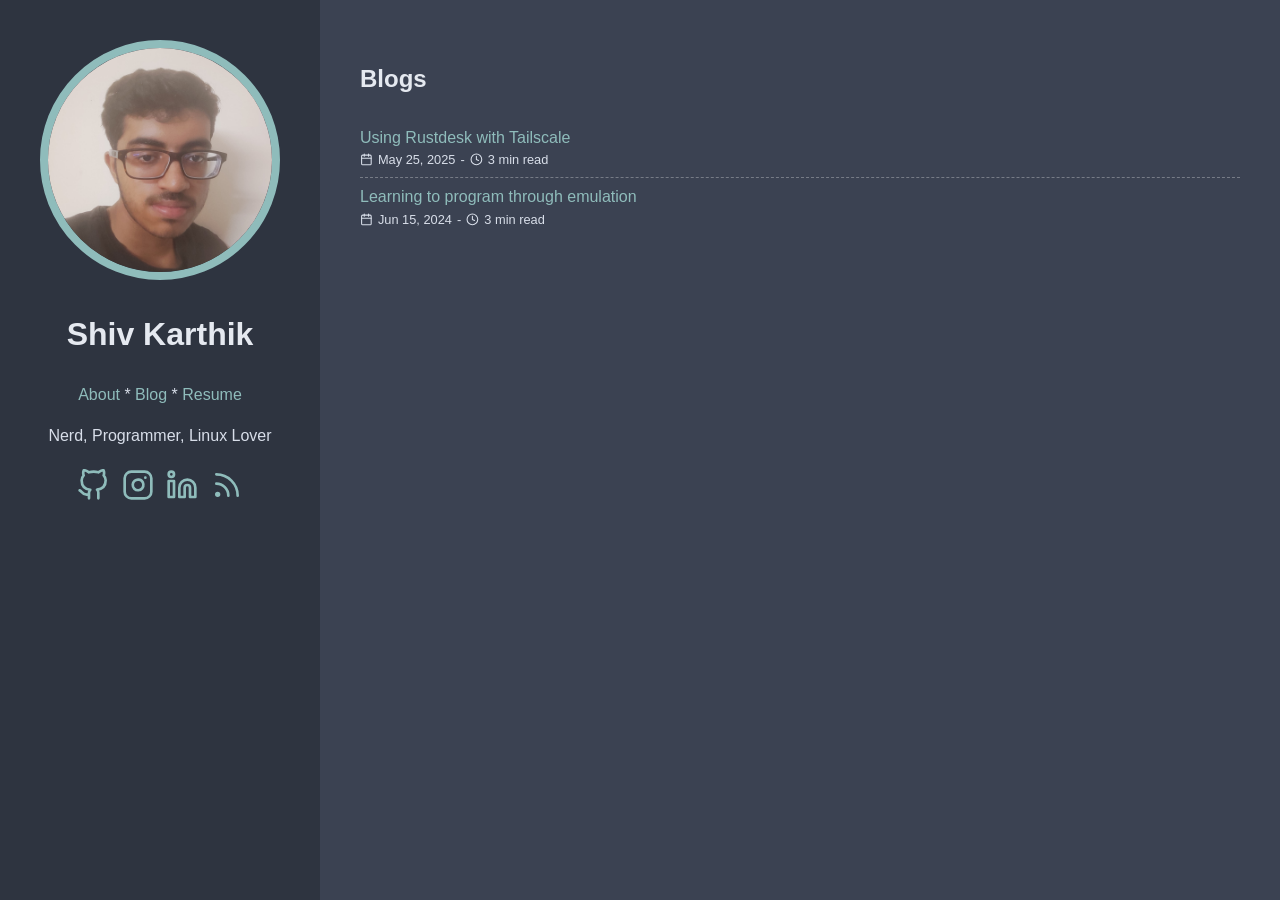
<file: blog/page/1/index.html>
<!DOCTYPE html>
<html lang="en-us">
  <head>
    <title>https://shivkar2n.github.io/blog/</title>
    <link rel="canonical" href="https://shivkar2n.github.io/blog/">
    <meta name="robots" content="noindex">
    <meta charset="utf-8">
    <meta http-equiv="refresh" content="0; url=https://shivkar2n.github.io/blog/">
  </head>
</html>
</file>
<file: css/main.min.4e034f9d3e9738eb0fabdf9bff790e2b3aa528281d52800f868d1ee1dc7309f6.css>
*{box-sizing:border-box}html{line-height:1.6}body{margin:0;font-family:sans-serif;background:#3b4252;color:#d8dee9}h1,h2,h3,h4,h5,h6{color:#e5e9f0}a{color:#8fbcbb;transition:color .35s;text-decoration:none}a:hover{color:#e5e9f0}code{font-family:monospace,monospace;font-size:1em;color:rgba(216,222,233,.8);text-size-adjust:100%;-ms-text-size-adjust:100%;-moz-text-size-adjust:100%;-webkit-text-size-adjust:100%}pre{font-size:1rem;line-height:1.2em;margin:0;overflow:auto}pre code{font-size:.8em}::selection{background:rgba(216,222,233,.25)}::-moz-selection{background:rgba(216,222,233,.25)}.app-header{padding:2.5em;background:#2e3440;text-align:center}.app-header-avatar{width:15rem;height:15rem;border-radius:100%;border:.5rem solid #8fbcbb}.app-container{padding:2.5rem}.app-header-social{display:flex;align-items:center;justify-content:center;font-size:2em;color:#e5e9f0}.app-header-social a:not(:last-child){margin-right:.4em}.app-header-title{color:#e5e9f0;display:block;font-size:2em;margin:.67em 0;font-weight:700}@media(min-width:940px){.app-header{position:fixed;top:0;left:0;width:20rem;min-height:100vh}.app-container{max-width:65rem;margin-left:20rem}}.error-404{text-align:center}.error-404-title{text-transform:uppercase}.icon{display:inline-block;width:1em;height:1em;margin-top:-.125em}.pagination{display:block;list-style:none;padding:0;font-size:.8em;text-align:center;margin:3em 0}.page-item{display:inline-block}.page-item .page-link{display:flex;align-items:center;justify-content:center;width:1.8rem;height:1.8rem}.page-item.active .page-link{color:#e5e9f0;border-radius:2em;background:#8fbcbb}.post-title{color:#e5e9f0}.post-meta>div{display:flex;align-items:center;flex-wrap:wrap;gap:.2em;font-size:.8em}.post-meta>div>.icon{margin-right:.4em}.post-content>pre,.post-content .highlight{margin:1em 0}.post-content>pre,.post-content .highlight>pre,.post-content .highlight>div{border-left:.4em solid rgba(143,188,187,.8);padding:1em}.post-content blockquote{border-left:.4em solid rgba(143,188,187,.8);margin:1em 0;padding:.5em 1em;background:#2e3440}.post-content blockquote p{margin:.5em 0}.post-content img{max-width:100%}.posts-list{padding:0}.posts-list-item{list-style:none;padding:.4em 0}.posts-list-item:not(:last-child){border-bottom:1px dashed rgba(255,255,255,.3)}.posts-list-item-description{display:flex;align-items:center;font-size:.8em}.posts-list-item-description>.icon{margin-right:.4em}.posts-list-item-separator{margin:0 .4em}.tag{display:inline-block;margin-right:.2em;padding:0 .6em;font-size:.9em;border-radius:.2em;white-space:nowrap;background:rgba(255,255,255,.1);transition:color .35s,background .35s}.tag:hover{transition:color .25s,background .05s;background:rgba(255,255,255,.3)}.tags-list{padding:0}.tags-list-item{display:flex;align-items:center;list-style:none;padding:.4em 0}.tags-list-item>.icon{margin-right:.4em}.tags-list-item:not(:last-child){border-bottom:1px dashed rgba(255,255,255,.3)}@media(min-width:450px){.tags-list{display:flex;flex-wrap:wrap}.tags-list-item{width:calc(50% - 1em)}.tags-list-item:nth-child(even){margin-left:1em}.tags-list-item:nth-last-child(2){border:none}}
</file>
